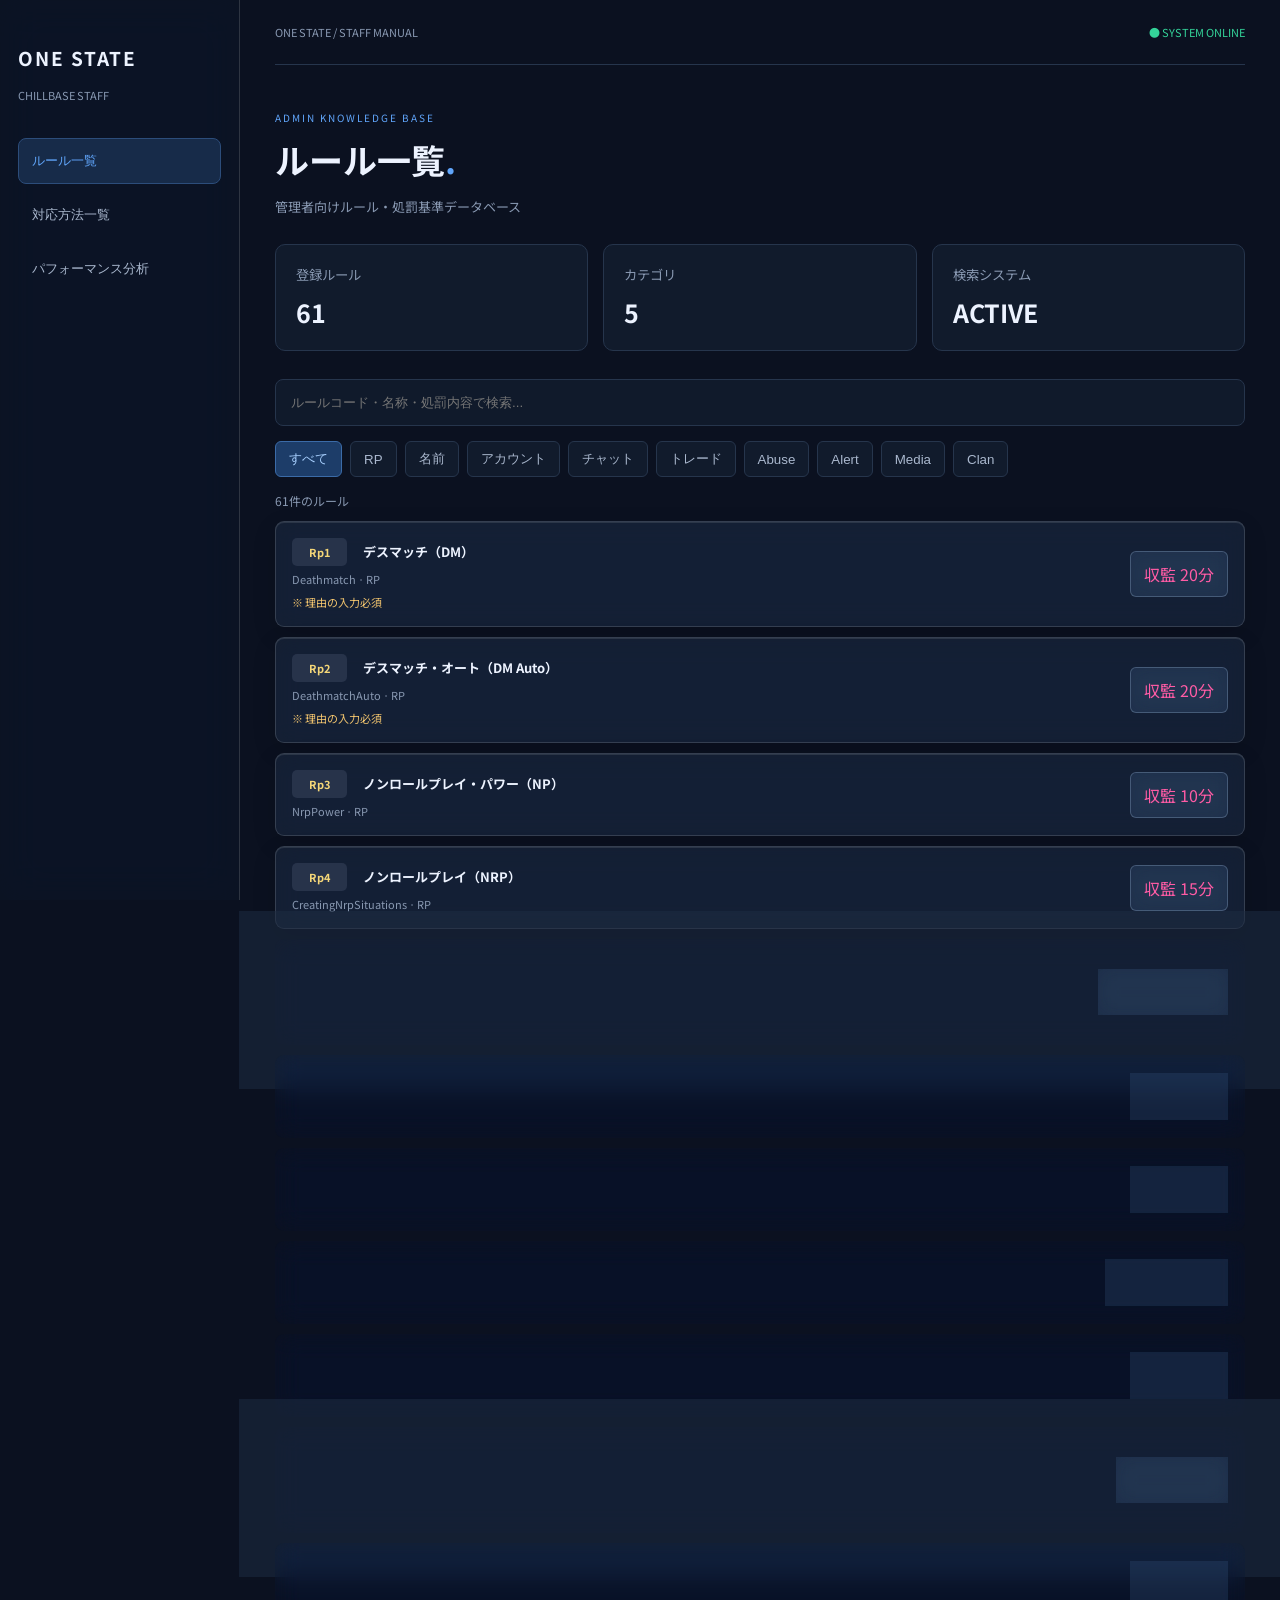
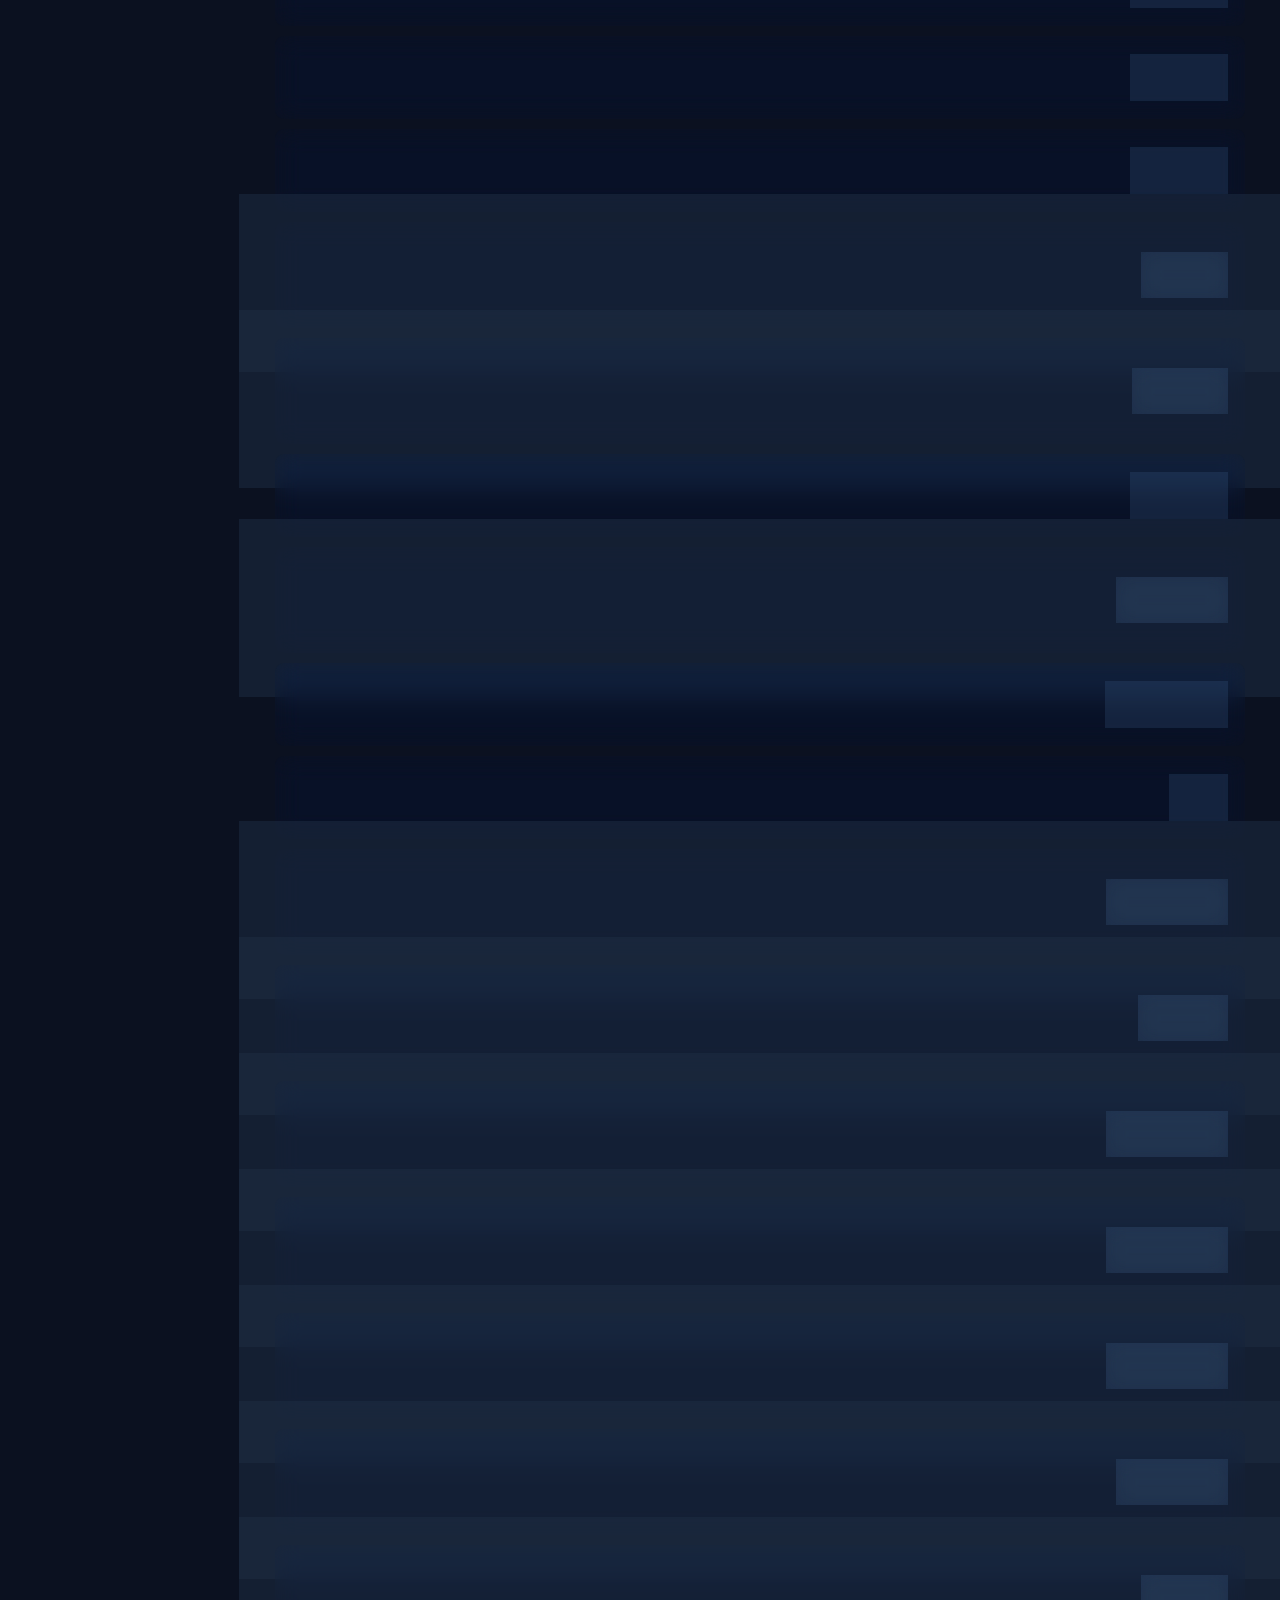
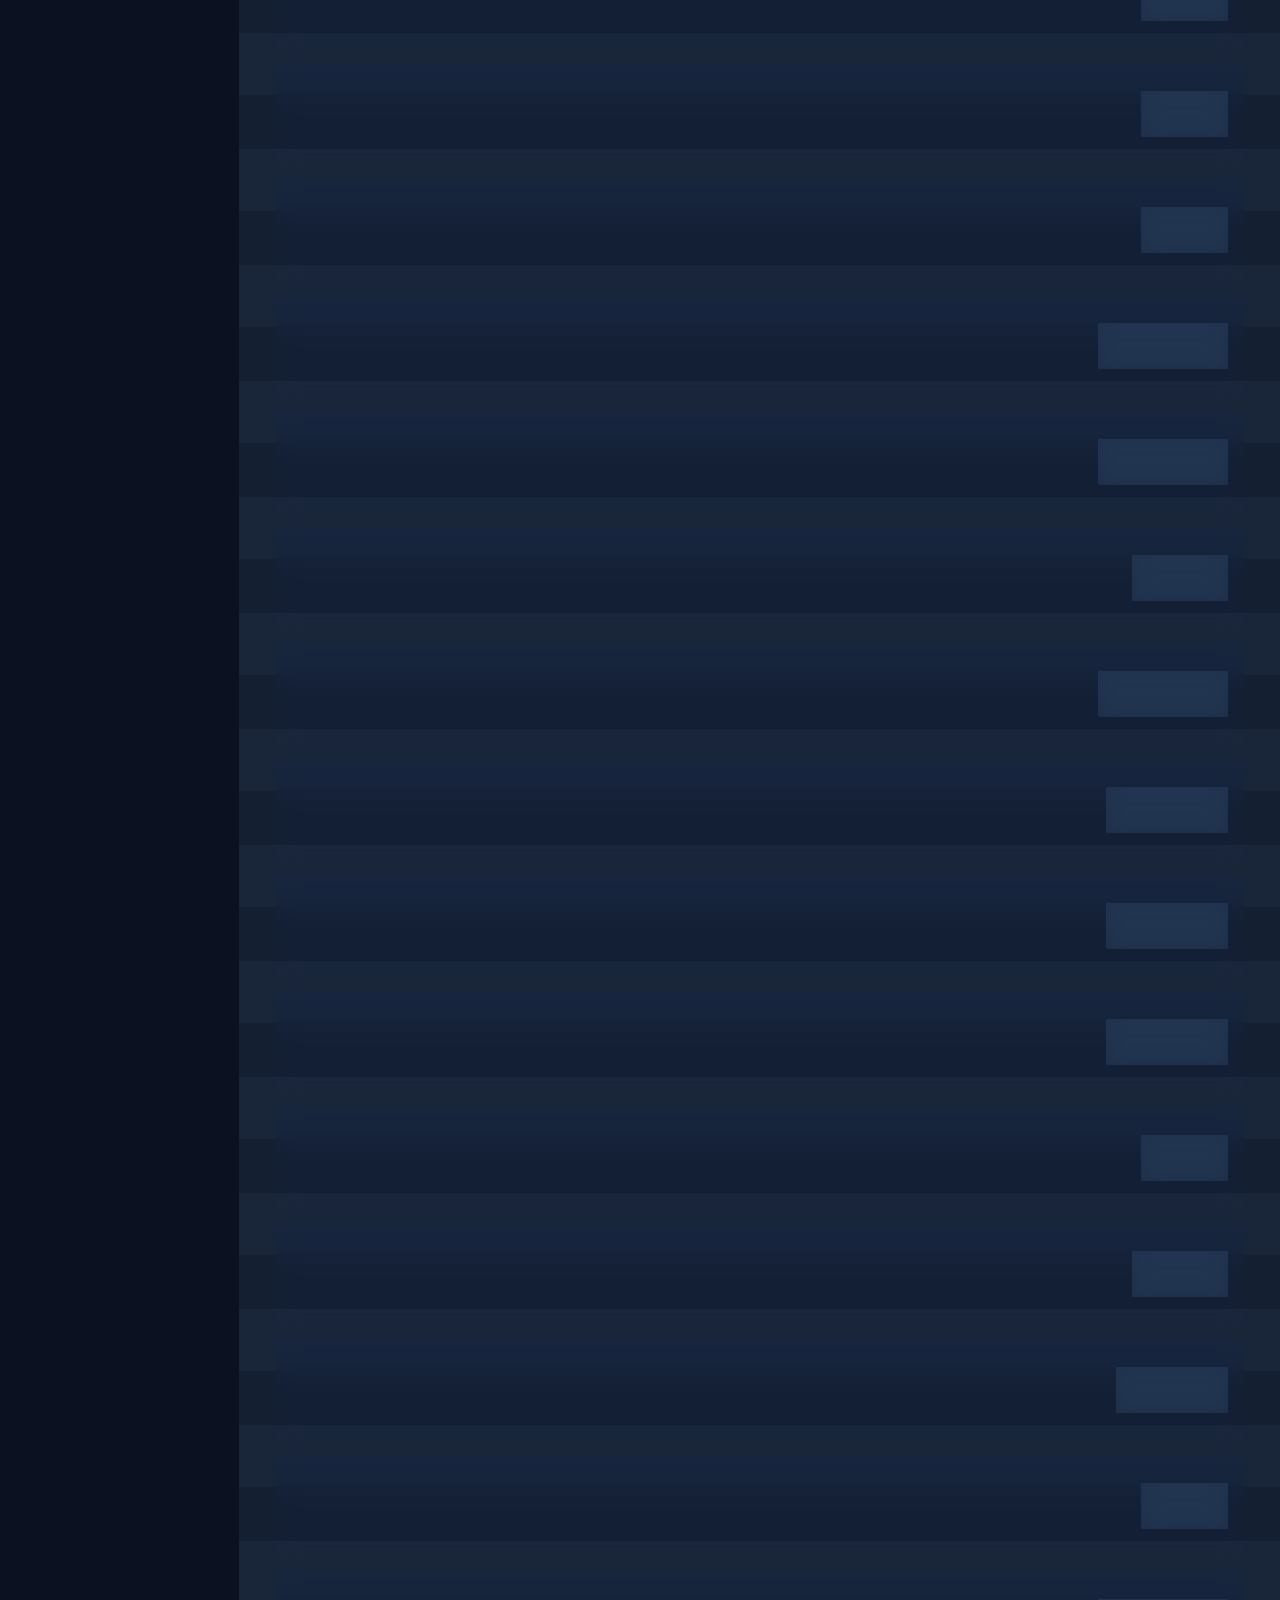
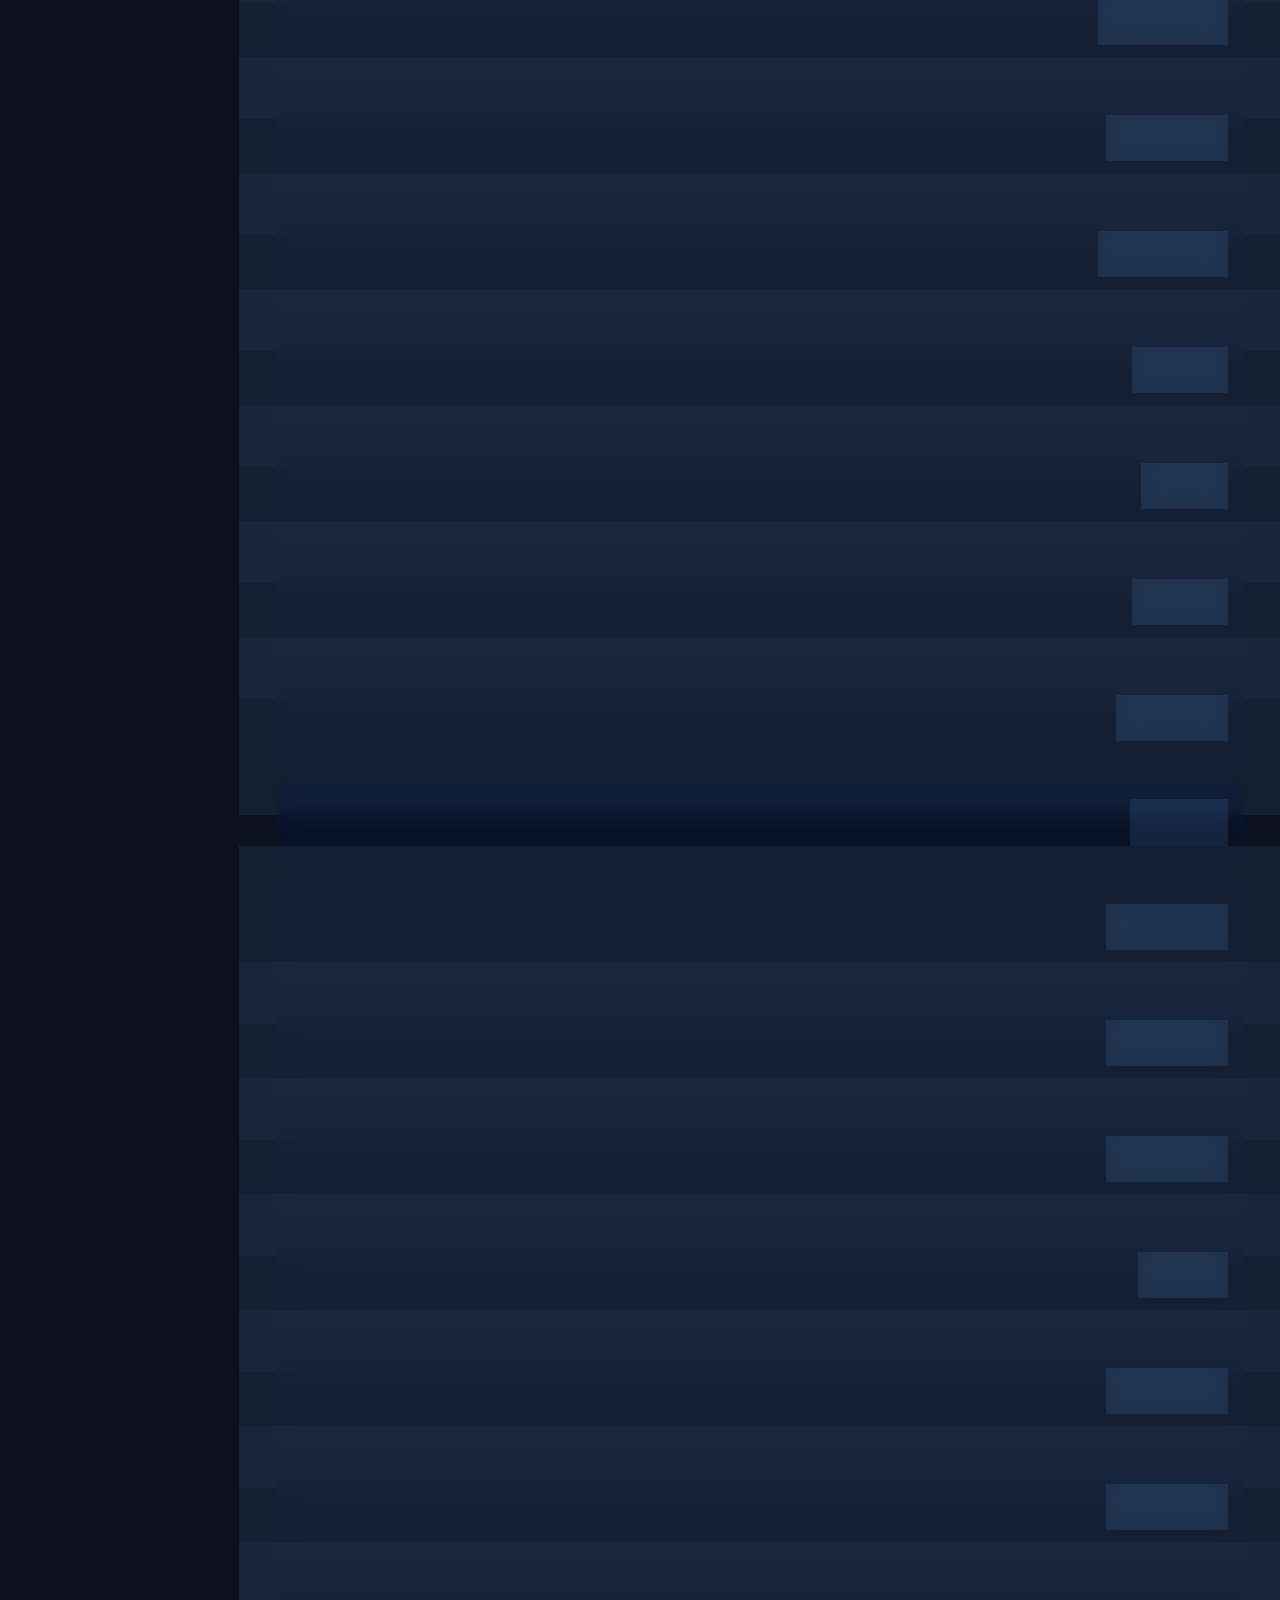
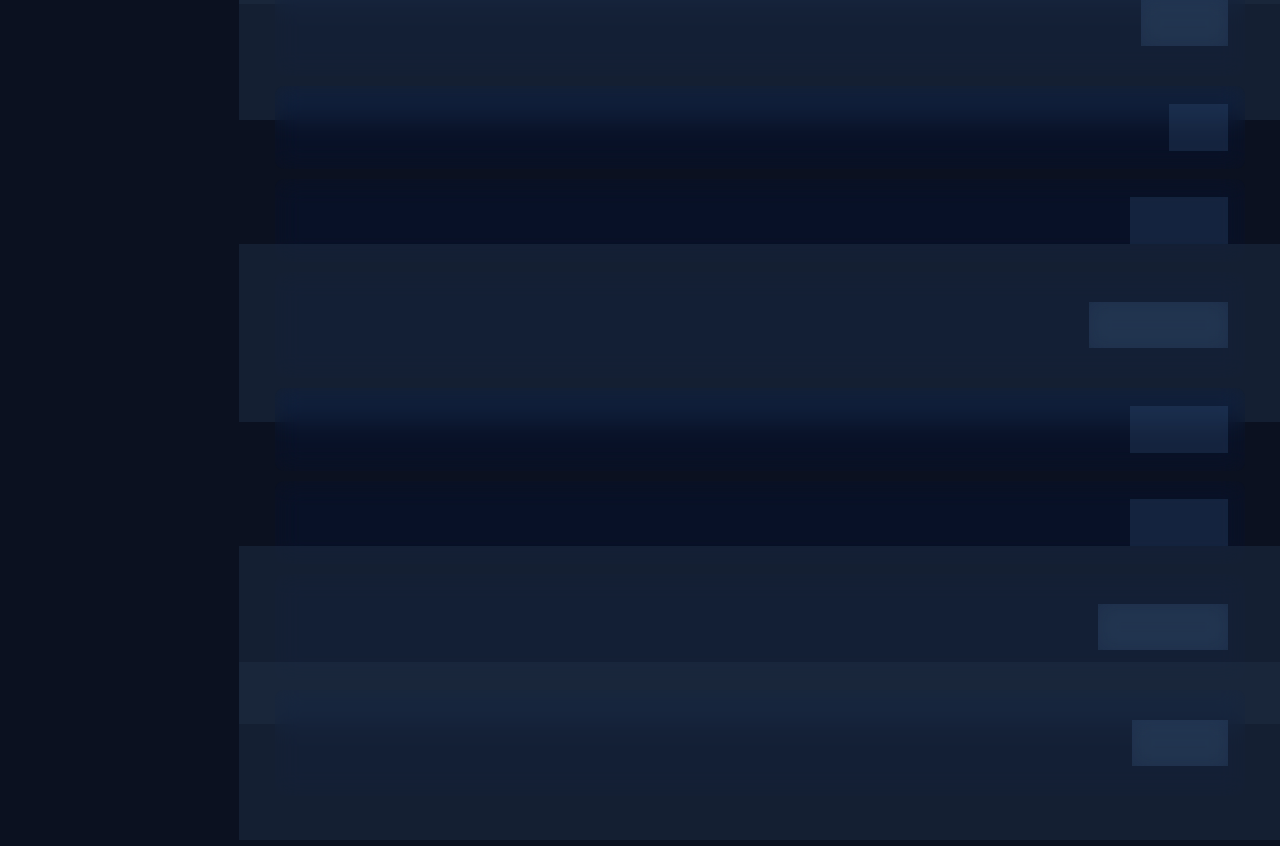
<file: index.html>
<!DOCTYPE html>
<html lang="ja">
<head>
  <meta charset="UTF-8">
  <meta name="viewport" content="width=device-width, initial-scale=1.0">
  <title>ONE STATE | Staff Manual</title>
  <link rel="stylesheet" href="style.css">
</head>
<body>
<aside class="sidebar">
  <h2>ONE STATE</h2>
  <p class="subtitle">CHILLBASE STAFF</p>

  <button class="nav active" data-page="rules">ルール一覧</button>
  <button class="nav" data-page="guide">対応方法一覧</button>

  <button class="nav" onclick="location.href='analytics.html'">
    パフォーマンス分析
  </button>
</aside>

  <main>
    <header>
      <span>ONE STATE / STAFF MANUAL</span>
      <span class="status">● SYSTEM ONLINE</span>
    </header>

    <section id="rules">
      <p class="eyebrow">ADMIN KNOWLEDGE BASE</p>
      <h1>ルール一覧<span>.</span></h1>
      <p class="description">管理者向けルール・処罰基準データベース</p>

      <div class="stats">
        <div class="stat">
          <small>登録ルール</small>
          <strong id="total">59</strong>
        </div>
        <div class="stat">
          <small>カテゴリ</small>
          <strong>5</strong>
        </div>
        <div class="stat">
          <small>検索システム</small>
          <strong>ACTIVE</strong>
        </div>
      </div>

      <input id="search" type="text"
        placeholder="ルールコード・名称・処罰内容で検索...">

      <div class="filters">
        <button data-category="all" class="selected">すべて</button>
        <button data-category="RP">RP</button>
        <button data-category="Name">名前</button>
        <button data-category="Account">アカウント</button>
        <button data-category="Chat">チャット</button>
        <button data-category="TradeChat">トレード</button>
        <button data-category="Abuse">Abuse</button>
        <button data-category="Alert">Alert</button>
        <button data-category="Media">Media</button>
        <button data-category="Clan">Clan</button>
      </div>

      <p id="result-count"></p>
      <div id="rule-list"></div>
    </section>


    <section id="guide" hidden>
      <p class="eyebrow">ADMIN PROCEDURES</p>
      <h1>対応方法一覧<span>.</span></h1>
      <p class="description">
        管理者向けの対応手順・処罰方法・記録方法
      </p>

      <div class="guide-list">
  
  <article class="guide-card">
  <h2>1. Admin Levelごとの処罰権限について</h2>

  <div class="guide-content">
    <h3>■ 基本原則</h3>
    <p>管理者は、自分に割り当てられたAdmin Levelで許可されている範囲内の処罰のみ実行できます。</p>

    <h3>■ 権限が不足している場合</h3>
    <p>自分のAdmin Levelでは対応できない処罰が必要な場合は、所定の手順でBAN申請を行ってください。</p>

    <h3>■ 永久BANについて</h3>
    <p>Version 1.3以降、Moderatorは永久BANを実行できません。永久BANが必要な場合は、Senior Staffへ申請・相談してください。</p>

    <h3>■ 注意事項</h3>
    <ul>
      <li>自分のAdmin Levelで許可されていない処罰は実行しない。</li>
      <li>判断に迷った場合は、独断で処罰せずSenior Staffへ確認する。</li>
      <li>権限を超える処罰が必要な場合は、所定の申請・報告手順に従う。</li>
    </ul>

    <p><strong>重要：自分の権限範囲を守り、適切な手順で処罰を実行してください。</strong></p>
  </div>
</article>
          </div>
        </article>


<article class="guide-card">
  <h2>2. 投獄・ミュート処罰について</h2>

  <div class="guide-content">
    <h3>■ ① Admin Panelを使用した投獄</h3>
    <p>Admin Panelから違反内容を選択し、処罰を実行します。</p>
    <ol>
      <li>対象プレイヤーを選択する。</li>
      <li>該当する違反コードを選択する。</li>
      <li>理由が正しく設定されていることを確認する。</li>
      <li>設定された処罰時間を確認し、処罰を実行する。</li>
    </ol>
    <p><strong>例：</strong> RP1（Deathmatch）の場合、理由に「RP1」が設定されていることを確認してから処罰を実行します。</p>

    <h3>■ ② Freecamを使用した投獄</h3>
    <p>Freecamを使用する場合は、投獄時間と理由を手動で設定できます。複数の違反コードを適用する場合も、理由が正確に伝わるように記載してください。</p>
    <p><strong>コマンド形式</strong></p>
    <p><code>/jail &lt;ID&gt; &lt;投獄時間&gt; &lt;理由&gt;</code></p>
    <p><strong>実行例</strong></p>
    <p><code>/jail 12345 20 RP1</code></p>
    <p>上記は、ID「12345」のプレイヤーを20分間、理由「RP1」で投獄する例です。対象ID・時間・理由に誤りがないことを確認してから実行してください。</p>


  </div>
</article>



          </div>
        </article>

        <article class="guide-card">
          <h2>. ミュート処罰について</h2>
          <div class="guide-content">
    <h3>■ ① 通常のミュート</h3>
    <p>通常のミュートは、ボイスチャットを対象とした処罰です。テキストチャットの発言を制限する場合は、チャンネルミュートを使用してください。</p>

    <h3>■ ② チャンネルミュート（Channel Mute）</h3>
    <p>チャンネルミュートは、特定のテキストチャットチャンネルでの発言を制限するために使用します。複数のチャンネルを対象にすることもできます。</p>
    <p>対象となるチャンネルは以下のとおりです。</p>
    <ul>
      <li>System</li>
      <li>World</li>
      <li>Faction</li>
      <li>Interns</li>
      <li>AllFactions</li>
      <li>Clan</li>
      <li>Recruitment</li>
      <li>Trade</li>
      <li>Sms</li>
    </ul>
    <p>処罰を実行する際は、違反内容に応じて必要なチャンネルのみを選択してください。不必要なチャンネルまで制限しないよう注意してください。</p>

    <h3>■ ③ チャンネルミュートの記録</h3>
    <p><strong>チャンネルミュートはシステムログに記録されません。</strong></p>
    <p>そのため、処罰を実行する前に、以下の情報が確認できる画面のスクリーンショットを撮影し、指定された記録用チャンネルへ提出してください。</p>
    <ul>
      <li>対象プレイヤー</li>
      <li>ミュート対象のチャンネル</li>
      <li>処罰理由</li>
      <li>処罰時間</li>
    </ul>
    <p>記録が残らない処罰だからこそ、証拠の保存と報告を確実に行ってください。</p>

    <h3>■ 注意事項</h3>
    <ul>
      <li>処罰対象のプレイヤーIDを必ず確認する。</li>
      <li>違反内容に適した理由・処罰時間を設定する。</li>
      <li>通常のミュートとチャンネルミュートを混同しない。</li>
      <li>チャンネルミュートでは、実行前のスクリーンショット撮影と提出を忘れない。</li>
      <li>判断に迷った場合は、独断で処罰せずSenior Staffへ確認する。</li>
    </ul>

    <p><strong>重要：適切な処罰を実行するとともに、必要な記録を確実に残してください。</strong></p>
          </div>
        </article>
        
 
<article class="guide-card">
  <h2>4. Gun Ban（武器使用禁止）について</h2>

  <div class="guide-content">
    <h3>■ ① Gun Banの概要</h3>
    <p>Gun Banは、指定した時間、対象プレイヤーの武器使用を禁止する処罰です。</p>
    <p>Version 1.3以降、Gun BanはAdmin Levelに関係なく、すべての管理者が使用できます。ただし、使用可能であることと、独断で処罰を決定してよいことは別です。必ず違反内容と最新の運用ルールを確認してください。</p>

    <h3>■ ② Gun Banの使用例</h3>
    <p>違反内容に応じて、投獄（Jail）またはGun Banを使用します。</p>

    <table>
      <thead>
        <tr>
          <th>違反コード</th>
          <th>投獄（Jail）の例</th>
          <th>Gun Banの例</th>
        </tr>
      </thead>
      <tbody>
        <tr><td>RP2</td><td>20分</td><td>20分</td></tr>
        <tr><td>RP11</td><td>30〜60分</td><td>60分</td></tr>
        <tr><td>CLAN5</td><td>30分</td><td>30分</td></tr>
        <tr><td>CLAN5.1</td><td>90分</td><td>90分</td></tr>
        <tr><td>CLAN5.2</td><td>90分</td><td>30分</td></tr>
      </tbody>
    </table>

    <p>※ 上記は処罰の運用例です。実際の処罰では、最新のルール・チーム方針を優先してください。</p>

    <h3>■ ③ チーターが疑われる場合の暫定対応</h3>
    <p>チート使用が疑われるプレイヤーに対して、被害拡大を防ぐため、正式な処罰が決定するまで暫定的にGun Banを適用する場合があります。</p>

    <p><strong>設定例</strong></p>
    <ul>
      <li>理由：<code>ALERT3</code></li>
      <li>時間：<code>1440</code>（24時間）</li>
    </ul>

    <p>ただし、これは暫定的な対応であり、正式なALERT3の処罰を実行したことにはなりません。</p>
    <p>暫定対応を行った場合は、証拠を保存し、Senior Staffへ情報を共有してください。また、Gun Banを適用したことだけを理由に、ALERT3の対応を完了扱いにしないでください。</p>

    <h3>■ ④ 注意事項</h3>
    <ul>
      <li>Gun Banの使用前に、違反内容と適用時間を確認する。</li>
      <li>最新のルールおよびチーム方針を優先する。</li>
      <li>曖昧な疑いだけを根拠にGun Banを適用しない。</li>
      <li>チーターが疑われる場合は、証拠を保存し、Senior Staffへ共有する。</li>
      <li>暫定対応と正式な処罰を混同しない。</li>
      <li>処罰の実施内容を適切に記録する。</li>
    </ul>

    <p><strong>重要：Gun Banは適切な状況で使用し、証拠の保存・情報共有・処罰記録を徹底してください。</strong></p>
  </div>
</article>

          </div>
        </article>


<article class="guide-card">
  <h2>5. チャット表示・システムログの記録について</h2>

  <div class="guide-content">
    <h3>■ ① チャットの全文表示について</h3>
    <p>Version 1.3以降、チャットの文章が長い場合、末尾が「...」と表示されることがあります。</p>
    <p>文章の一部しか表示されていない場合は、該当するチャンネルを開いて全文を確認してください。表示されている部分だけで判断せず、発言の内容を正確に把握することが重要です。</p>

    <h3>■ ② システムログのスクリーンショット</h3>
    <p>処罰を実行した際は、システムログのスクリーンショットを撮影し、必要な情報がすべて確認できる状態で記録してください。</p>
    <p>スクリーンショットには、以下の情報が含まれていることを確認してください。</p>
    <ul>
      <li>対象プレイヤー</li>
      <li>処罰理由</li>
      <li>処罰時間</li>
      <li>実行された処罰内容</li>
    </ul>
    <p>情報が途中で切れていないか確認し、後から処罰内容を確認できるように保存してください。</p>

    <h3>■ ③ チャット削除機能について</h3>
    <p>Admin Level 1には、Trade Chatやその他のチャンネルのチャットを削除する機能があります。</p>
    <p>ただし、現在のチーム方針では、Admin Level 1によるチャット削除の使用は禁止されています。</p>
    <p>チャットの削除が必要な場合は、自分で操作せず、Moderator以上の管理者またはSenior Staffへ情報を共有し、対応を依頼してください。</p>

    <h3>■ 注意事項</h3>
    <ul>
      <li>「...」で省略されたチャットは、該当チャンネルを開いて全文を確認する。</li>
      <li>処罰の記録は、対象プレイヤー・理由・時間・処罰内容が確認できる状態で保存する。</li>
      <li>スクリーンショットの情報が途中で切れていないか確認する。</li>
      <li>Admin Level 1は、チーム方針に従いチャット削除を行わない。</li>
      <li>チャット削除が必要な場合は、Moderator以上の管理者またはSenior Staffへ相談する。</li>
    </ul>

    <p><strong>重要：チャットの内容を正確に確認し、処罰記録を適切に保存してください。</strong></p>
  </div>
</article>



<article class="guide-card">
  <h2>6. 最後に</h2>

  <div class="guide-content">
    <h3>■ マニュアルの更新について</h3>
    <p>このマニュアルは、ゲームのアップデートやチーム方針の変更に伴い、内容が変更される場合があります。</p>
    <p>変更があった場合はチーム内で共有されるため、常に最新のマニュアルと運用ルールを確認してください。</p>

    <h3>■ 判断に迷った場合</h3>
    <p>対応方法や処罰の判断に迷った場合は、独断で対応せず、Senior Staffへ確認してください。</p>
    <p>自分の判断だけで処罰を実行するのではなく、チーム内で情報を共有し、適切な対応を行うことが重要です。</p>

    <h3>■ 質問・相談について</h3>
    <p>マニュアルに記載されていない内容や、対応方法が分からない場合は、遠慮せずSenior Staffへ質問してください。</p>
    <p>小さな疑問でも、確認することで誤った対応やトラブルを防ぐことにつながります。</p>

    <p><strong>重要：最新のルールを確認し、チーム内で連携しながら、責任を持って管理者業務に取り組んでください。</strong></p>
  </div>
</article>

      </div>
    </section>


  </main>

  <script src="script.js"></script>

</body>

</html>
</file>
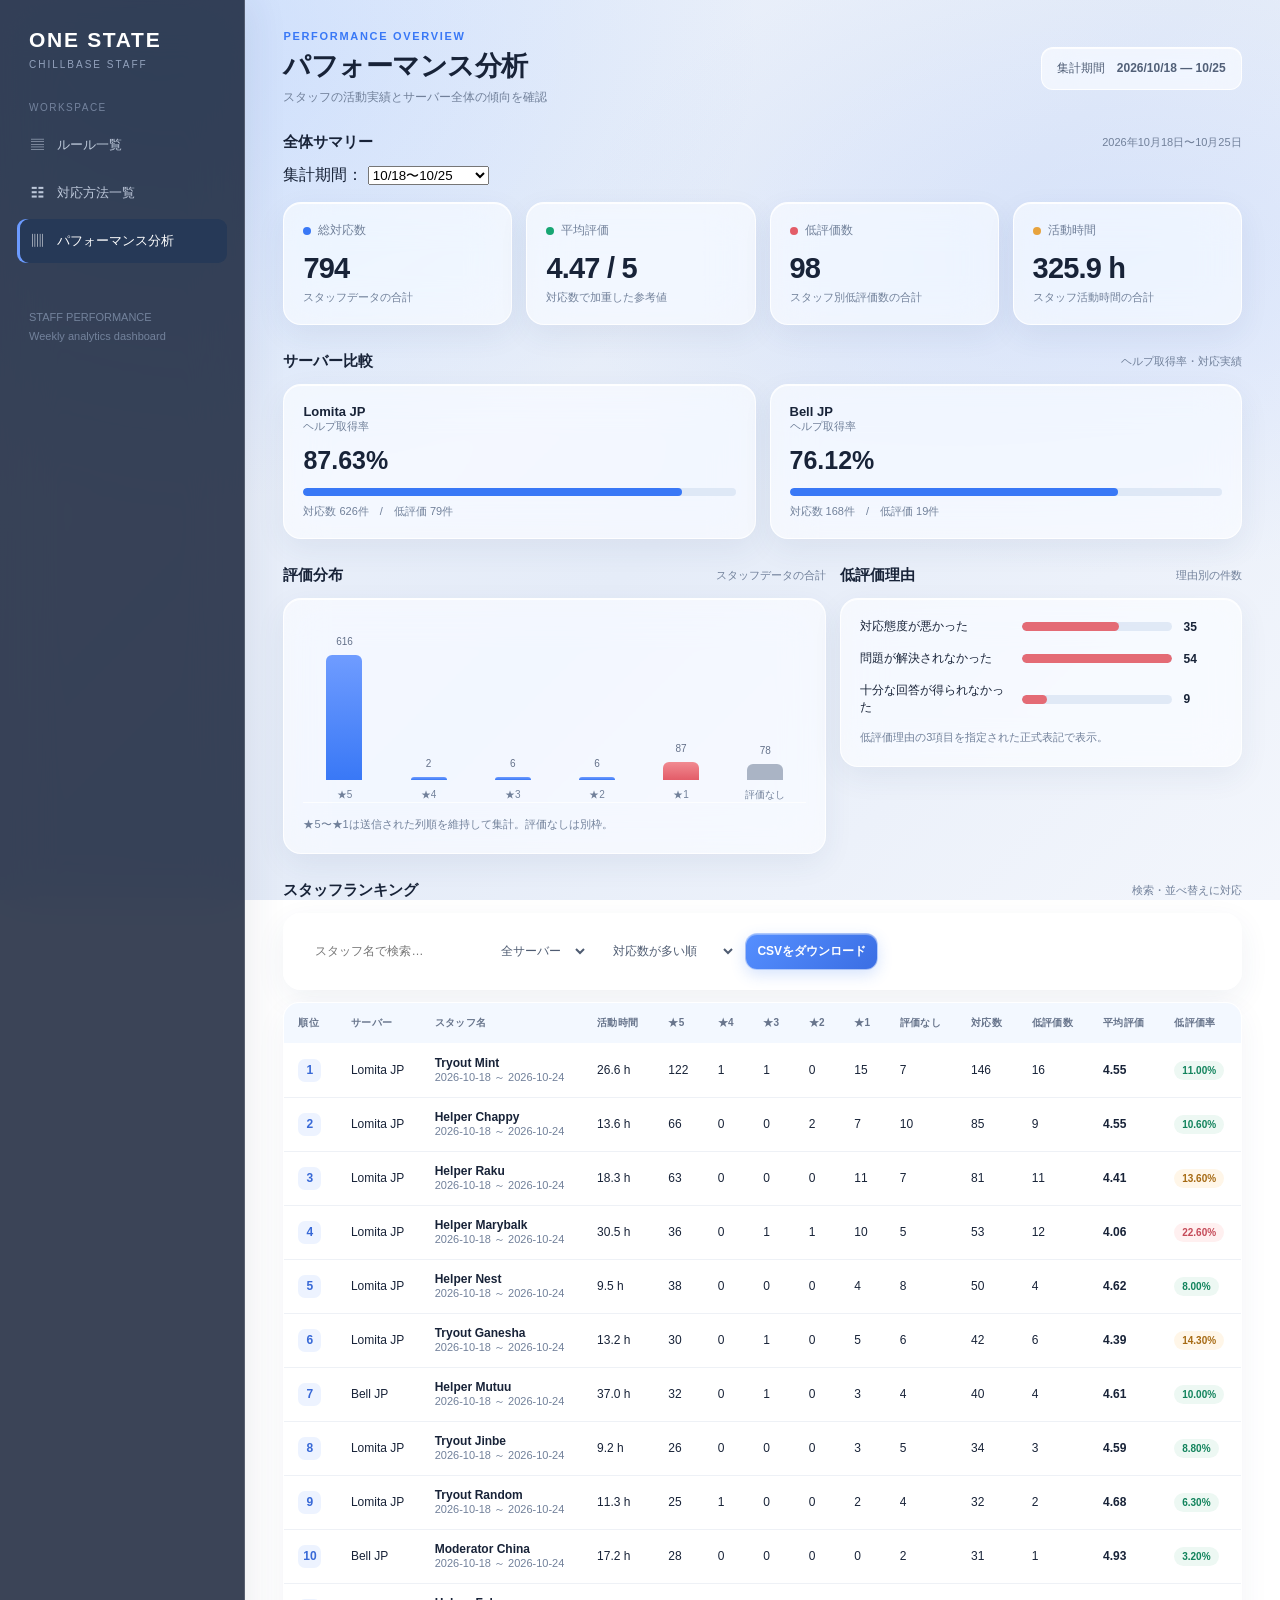
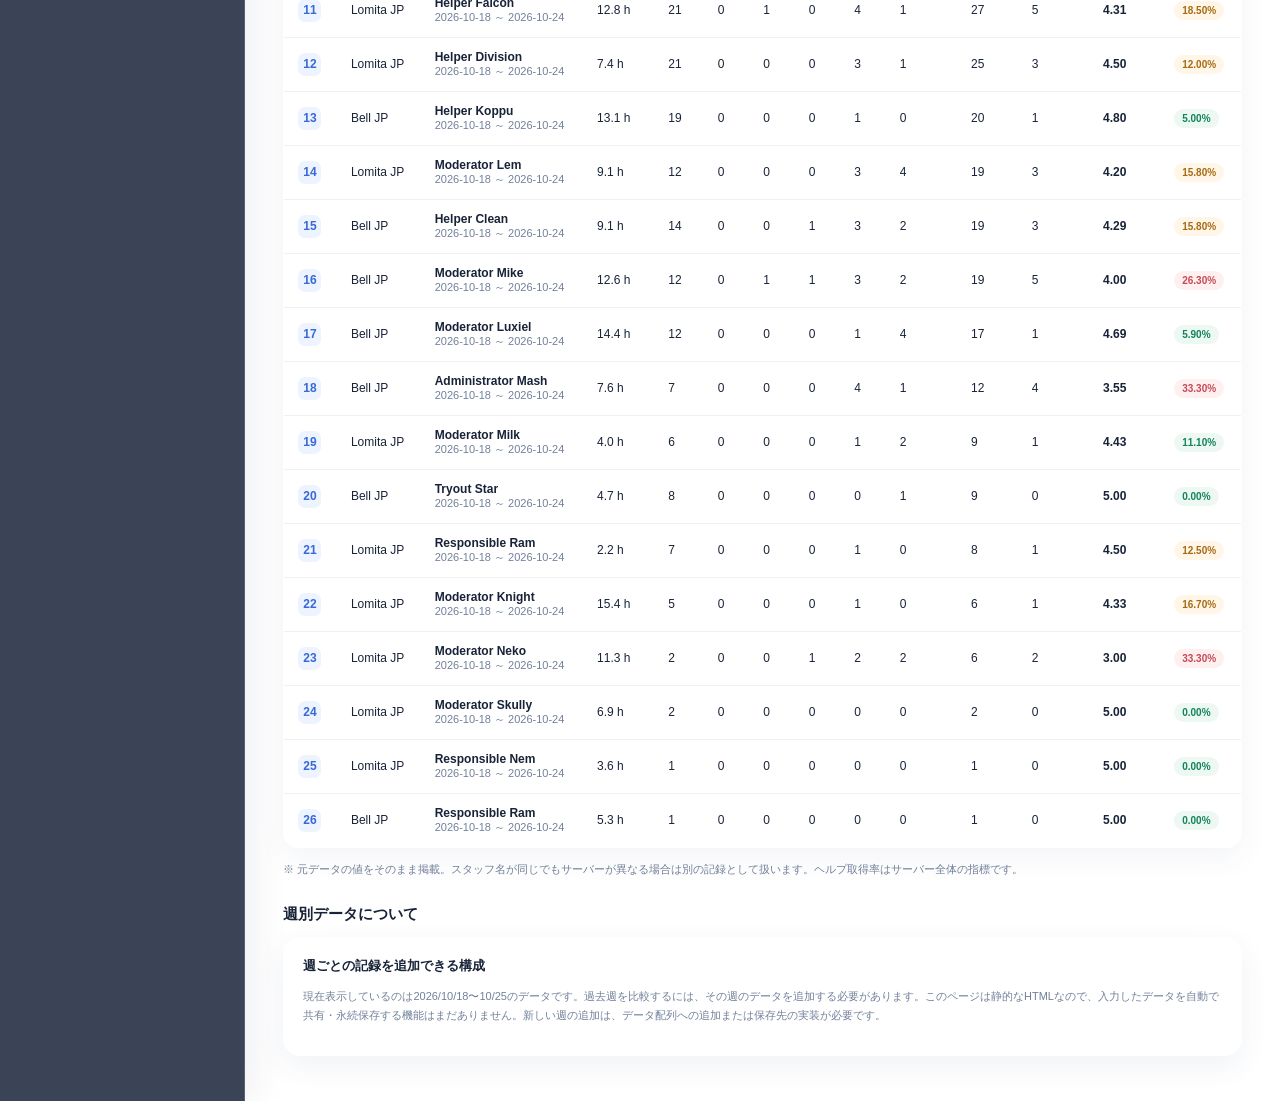
<file: analytics.html>
<!DOCTYPE html>
<html lang="ja">
<head>
<meta charset="UTF-8">
<meta name="viewport" content="width=device-width, initial-scale=1">
<title>ONE STATE | パフォーマンス分析</title>
<style>
:root{--navy:#101b33;--navy2:#192845;--blue:#3978f6;--bg:#f3f6fb;--card:#fff;--text:#182338;--muted:#77839a;--line:#e6ebf3;--green:#17a673;--red:#e35c68;--amber:#e7a33e}
*{box-sizing:border-box}body{margin:0;font-family:Inter,-apple-system,BlinkMacSystemFont,"Segoe UI","Noto Sans JP",sans-serif;background:var(--bg);color:var(--text)}
.app{display:flex;min-height:100vh}.sidebar{width:245px;background:var(--navy);color:#fff;padding:28px 17px;flex-shrink:0}.brand{font-size:21px;font-weight:850;letter-spacing:1.7px;padding:0 12px}.subtitle{font-size:10px;letter-spacing:2px;color:#93a2bd;margin:7px 12px 32px}.navlabel{font-size:10px;letter-spacing:1.5px;color:#74839e;margin:25px 12px 10px}.nav{display:block;width:100%;text-align:left;border:0;background:transparent;color:#bdc8da;padding:13px 14px;border-radius:9px;margin:4px 0;font-size:13px;cursor:pointer}.nav:hover,.nav.active{background:#263957;color:#fff}.nav.active{box-shadow:inset 3px 0 #6c9bff}.sidebar-foot{font-size:11px;color:#73829c;margin:45px 12px 0;line-height:1.7}
.main{flex:1;min-width:0;padding:30px clamp(18px,3vw,42px) 45px}.topline{display:flex;justify-content:space-between;gap:16px;align-items:center;margin-bottom:25px}.eyebrow{font-size:11px;letter-spacing:1.7px;color:var(--blue);font-weight:750}.h1{font-size:27px;letter-spacing:-.5px;margin:6px 0 5px}.lead{font-size:12px;color:var(--muted)}.period{background:#fff;border:1px solid var(--line);border-radius:10px;padding:10px 13px;font-size:12px;color:#526078;white-space:nowrap}
.section-title{font-size:15px;font-weight:800;margin:27px 0 13px;display:flex;justify-content:space-between;align-items:center;gap:12px}.section-title small{font-size:11px;color:var(--muted);font-weight:500}.grid{display:grid;gap:14px}.kpis{grid-template-columns:repeat(4,minmax(0,1fr))}.card{background:var(--card);border:1px solid var(--line);border-radius:14px;padding:19px;box-shadow:0 3px 12px rgba(24,43,78,.025);min-width:0}.kpi-label{font-size:12px;color:var(--muted);display:flex;align-items:center;gap:7px}.dot{width:8px;height:8px;border-radius:50%;background:var(--blue)}.kpi-value{font-size:29px;font-weight:800;letter-spacing:-.8px;margin:13px 0 5px}.kpi-note{font-size:11px;color:var(--muted)}.twocol{grid-template-columns:1.15fr .85fr}.servercards{grid-template-columns:repeat(2,minmax(0,1fr))}.server-name{font-size:13px;font-weight:800}.server-rate{font-size:25px;font-weight:800;margin:12px 0 5px}.bar{height:8px;border-radius:20px;background:#edf1f7;overflow:hidden;margin:13px 0 8px}.bar>span{display:block;height:100%;border-radius:20px;background:var(--blue)}.smallmuted{font-size:11px;color:var(--muted)}.chart{display:flex;align-items:flex-end;gap:12px;height:185px;padding:18px 5px 0;border-bottom:1px solid var(--line)}.barcol{flex:1;min-width:0;display:flex;flex-direction:column;align-items:center;justify-content:flex-end;height:100%;gap:8px}.barvalue{font-size:10px;color:#64718a}.chartbar{width:min(36px,70%);min-height:3px;border-radius:6px 6px 0 0;background:linear-gradient(180deg,#6f9cff,#3978f6)}.barlabel{font-size:10px;color:var(--muted);white-space:nowrap}.tablewrap{overflow:auto;border:1px solid var(--line);border-radius:12px;background:#fff}table{border-collapse:collapse;width:100%;font-size:12px;white-space:nowrap}th{background:#f8faff;color:#68758c;font-size:10px;text-align:left;letter-spacing:.3px;padding:13px 14px;font-weight:750;border-bottom:1px solid var(--line)}td{padding:12px 14px;border-bottom:1px solid #eef1f6}tbody tr:last-child td{border-bottom:0}tbody tr:hover{background:#f8faff}.rank{display:inline-grid;place-items:center;width:23px;height:23px;border-radius:7px;background:#edf3ff;color:#3869d7;font-weight:800}.pill{display:inline-block;border-radius:20px;padding:4px 8px;font-size:10px;font-weight:700;background:#edf8f3;color:#12835c}.pill.warn{background:#fff0f0;color:#c54a58}.pill.mid{background:#fff6e8;color:#a66a13}.toolbar{display:flex;gap:8px;flex-wrap:wrap}.control,button.action{border:1px solid var(--line);background:#fff;border-radius:8px;padding:9px 11px;font-size:12px;color:#4f5c72}button.action{cursor:pointer;font-weight:700}.action.primary{background:var(--blue);color:#fff;border-color:var(--blue)}.reason-list{display:grid;gap:15px}.reason-row{display:grid;grid-template-columns:minmax(150px,1fr) 2fr 38px;gap:12px;align-items:center;font-size:12px}.reason-track{height:9px;background:#edf1f7;border-radius:20px;overflow:hidden}.reason-track span{display:block;height:100%;background:#e46b75;border-radius:20px}.note{font-size:11px;color:var(--muted);line-height:1.7;margin-top:12px}.empty{padding:25px;text-align:center;color:var(--muted)}.hidden{display:none!important}
@media(max-width:1050px){.kpis{grid-template-columns:repeat(2,minmax(0,1fr))}.twocol{grid-template-columns:1fr}.sidebar{width:210px}}
@media(max-width:700px){.app{display:block}.sidebar{width:100%;padding:18px 14px}.brand{font-size:18px}.subtitle{margin-bottom:14px}.sidebar nav{display:flex;gap:5px;overflow:auto}.navlabel,.sidebar-foot{display:none}.nav{white-space:nowrap;width:auto;flex:1;padding:10px 9px;font-size:11px}.main{padding:22px 13px}.topline{align-items:flex-start;flex-direction:column}.h1{font-size:23px}.kpis{gap:9px}.card{padding:14px}.kpi-value{font-size:24px}.servercards{grid-template-columns:1fr 1fr}.reason-row{grid-template-columns:1fr 1fr 30px;gap:7px}.reason-row span:first-child{font-size:10px}}

/* ===== Liquid Glass appearance ===== */

:root {
  --bg: #eaf0fa;
  --card: rgba(255, 255, 255, 0.62);
  --line: rgba(255, 255, 255, 0.78);
  --text: #182338;
  --muted: #71809a;
}

/* 背景に柔らかな光を追加 */
body {
  background:
    radial-gradient(ellipse at 12% 5%, rgba(128, 176, 255, 0.30), transparent 38%),
    radial-gradient(ellipse at 88% 28%, rgba(172, 198, 255, 0.28), transparent 35%),
    linear-gradient(135deg, #eef3fc, #e5ecf8 55%, #f3f6fc);
  background-attachment: fixed;
}

/* サイドバーを半透明ガラスに */
.sidebar {
  background: rgba(16, 27, 51, 0.82);
  -webkit-backdrop-filter: blur(24px) saturate(160%);
  backdrop-filter: blur(24px) saturate(160%);
  border-right: 1px solid rgba(255, 255, 255, 0.16);
  box-shadow: 8px 0 35px rgba(33, 55, 95, 0.08);
}

/* KPI・グラフ・サーバーカード */
.card {
  background: rgba(255, 255, 255, 0.58);
  -webkit-backdrop-filter: blur(20px) saturate(155%);
  backdrop-filter: blur(20px) saturate(155%);
  border: 1px solid rgba(255, 255, 255, 0.85);
  border-radius: 18px;
  box-shadow:
    inset 0 1px 0 rgba(255, 255, 255, 0.9),
    0 10px 30px rgba(43, 68, 112, 0.07);
  transition: transform 0.22s ease, box-shadow 0.22s ease;
}

.card:hover {
  box-shadow:
    inset 0 1px 0 rgba(255, 255, 255, 0.95),
    0 14px 34px rgba(43, 68, 112, 0.11);
}

/* 期間選択・検索・並べ替え */
.period,
.control,
button.action {
  background: rgba(255, 255, 255, 0.58);
  -webkit-backdrop-filter: blur(16px) saturate(150%);
  backdrop-filter: blur(16px) saturate(150%);
  border: 1px solid rgba(255, 255, 255, 0.88);
  border-radius: 12px;
  box-shadow: inset 0 1px 0 rgba(255, 255, 255, 0.8);
}

/* CSVボタンは青いガラス風 */
button.action.primary {
  background: linear-gradient(
    135deg,
    rgba(76, 137, 255, 0.95),
    rgba(48, 102, 226, 0.95)
  );
  border-color: rgba(255, 255, 255, 0.55);
  color: white;
  box-shadow:
    inset 0 1px 0 rgba(255, 255, 255, 0.35),
    0 5px 15px rgba(57, 120, 246, 0.20);
}

/* スタッフ表もガラスパネルに */
.tablewrap {
  background: rgba(255, 255, 255, 0.55);
  -webkit-backdrop-filter: blur(18px) saturate(145%);
  backdrop-filter: blur(18px) saturate(145%);
  border: 1px solid rgba(255, 255, 255, 0.82);
  border-radius: 16px;
  box-shadow: 0 10px 30px rgba(43, 68, 112, 0.06);
}

th {
  background: rgba(239, 245, 255, 0.72);
}

tbody tr:hover {
  background: rgba(209, 226, 255, 0.32);
}

/* グラフの背景をなじませる */
.bar {
  background: rgba(213, 224, 242, 0.68);
}

.reason-track {
  background: rgba(213, 224, 242, 0.68);
}

/* 期間表示を少し上品に */
.period {
  color: #526078;
  padding: 12px 15px;
}

/* 動きを控えめにしたい環境ではアニメーションを抑える */
@media (prefers-reduced-motion: reduce) {
  .card {
    transition: none;
  }
}
</style>
</head>
<body>
<div class="app">
<aside class="sidebar">
  <div class="brand">ONE STATE</div>
  <div class="subtitle">CHILLBASE STAFF</div>
  <div class="navlabel">WORKSPACE</div>
  <nav>
    <button class="nav" onclick="location.href='index.html'">▤　ルール一覧</button>
    <button class="nav" onclick="location.href='index.html'">☷　対応方法一覧</button>
    <button class="nav active" onclick="location.href='analytics.html'">▥　パフォーマンス分析</button>
  </nav>
  <div class="sidebar-foot">STAFF PERFORMANCE<br>Weekly analytics dashboard</div>
</aside>
<main class="main">
  <header class="topline">
    <div><div class="eyebrow">PERFORMANCE OVERVIEW</div><h1 class="h1">パフォーマンス分析</h1><div class="lead">スタッフの活動実績とサーバー全体の傾向を確認</div></div>
    <div class="period">集計期間　<strong>2026/10/18 — 10/25</strong></div>
  </header>
  <div class="section-title">全体サマリー <small>2026年10月18日〜10月25日</small></div>
  <section class="grid kpis" id="kpis"></section>
  <div class="section-title">サーバー比較 <small>ヘルプ取得率・対応実績</small></div>
  <section class="grid servercards" id="servers"></section>
  <section class="grid twocol">
    <div>
      <div class="section-title">評価分布 <small>スタッフデータの合計</small></div>
      <div class="card"><div id="ratingChart" class="chart"></div><div class="note">★5〜★1は送信された列順を維持して集計。評価なしは別枠。</div></div>
    </div>
    <div>
      <div class="section-title">低評価理由 <small>理由別の件数</small></div>
      <div class="card"><div id="reasons" class="reason-list"></div><div class="note">低評価理由の3項目を指定された正式表記で表示。</div></div>
    </div>
  </section>
  <div class="section-title">スタッフランキング <small>検索・並べ替えに対応</small></div>
  <div class="card" style="margin-bottom:12px">
    <div class="toolbar">
      <input class="control" id="search" placeholder="スタッフ名で検索…" aria-label="スタッフ名で検索">
      <select class="control" id="serverFilter" aria-label="サーバーで絞り込み"><option value="all">全サーバー</option><option>Lomita JP</option><option>Bell JP</option></select>
      <select class="control" id="sort" aria-label="並べ替え"><option value="count">対応数が多い順</option><option value="rating">平均評価が高い順</option><option value="low">低評価率が低い順</option><option value="hours">活動時間が長い順</option></select>
      <button class="action primary" id="csv">CSVをダウンロード</button>
    </div>
  </div>
  <div class="tablewrap"><table><thead><tr><th>順位</th><th>サーバー</th><th>スタッフ名</th><th>活動時間</th><th>★5</th><th>★4</th><th>★3</th><th>★2</th><th>★1</th><th>評価なし</th><th>対応数</th><th>低評価数</th><th>平均評価</th><th>低評価率</th></tr></thead><tbody id="staffRows"></tbody></table></div>
  <div class="note">※ 元データの値をそのまま掲載。スタッフ名が同じでもサーバーが異なる場合は別の記録として扱います。ヘルプ取得率はサーバー全体の指標です。</div>
  <div class="section-title">週別データについて</div>
  <div class="card">
    <div style="font-weight:750;font-size:13px">週ごとの記録を追加できる構成</div>
    <p class="note">現在表示しているのは2026/10/18〜10/25のデータです。過去週を比較するには、その週のデータを追加する必要があります。このページは静的なHTMLなので、入力したデータを自動で共有・永続保存する機能はまだありません。新しい週の追加は、データ配列への追加または保存先の実装が必要です。</p>
  </div>
</main>
</div>
<script>
const currentWeek = {
  start:"2026-10-18", end:"2026-10-24",
  helpRates:{"Lomita JP":87.63,"Bell JP":76.12},
  staff:[
    {server:"Lomita JP",name:"Tryout Mint",hours:26.6,ratings:[122,1,1,0,15],none:7,reasons:[8,7,1],count:146,low:16,avg:4.55,lowRate:11.00},
    {server:"Lomita JP",name:"Helper Chappy",hours:13.6,ratings:[66,0,0,2,7],none:10,reasons:[5,4,0],count:85,low:9,avg:4.55,lowRate:10.60},
    {server:"Lomita JP",name:"Helper Raku",hours:18.3,ratings:[63,0,0,0,11],none:7,reasons:[1,10,0],count:81,low:11,avg:4.41,lowRate:13.60},
    {server:"Lomita JP",name:"Helper Marybalk",hours:30.5,ratings:[36,0,1,1,10],none:5,reasons:[6,5,1],count:53,low:12,avg:4.06,lowRate:22.60},
    {server:"Lomita JP",name:"Helper Nest",hours:9.5,ratings:[38,0,0,0,4],none:8,reasons:[1,2,1],count:50,low:4,avg:4.62,lowRate:8.00},
    {server:"Lomita JP",name:"Tryout Ganesha",hours:13.2,ratings:[30,0,1,0,5],none:6,reasons:[2,3,1],count:42,low:6,avg:4.39,lowRate:14.30},
    {server:"Lomita JP",name:"Tryout Jinbe",hours:9.2,ratings:[26,0,0,0,3],none:5,reasons:[1,1,1],count:34,low:3,avg:4.59,lowRate:8.80},
    {server:"Lomita JP",name:"Tryout Random",hours:11.3,ratings:[25,1,0,0,2],none:4,reasons:[0,2,0],count:32,low:2,avg:4.68,lowRate:6.30},
    {server:"Lomita JP",name:"Helper Falcon",hours:12.8,ratings:[21,0,1,0,4],none:1,reasons:[1,3,1],count:27,low:5,avg:4.31,lowRate:18.50},
    {server:"Lomita JP",name:"Helper Division",hours:7.4,ratings:[21,0,0,0,3],none:1,reasons:[0,3,0],count:25,low:3,avg:4.50,lowRate:12.00},
    {server:"Lomita JP",name:"Moderator Lem",hours:9.1,ratings:[12,0,0,0,3],none:4,reasons:[1,2,0],count:19,low:3,avg:4.20,lowRate:15.80},
    {server:"Lomita JP",name:"Moderator Milk",hours:4.0,ratings:[6,0,0,0,1],none:2,reasons:[0,0,0],count:9,low:1,avg:4.43,lowRate:11.10},
    {server:"Lomita JP",name:"Responsible Ram",hours:2.2,ratings:[7,0,0,0,1],none:0,reasons:[1,0,1],count:8,low:1,avg:4.50,lowRate:12.50},
    {server:"Lomita JP",name:"Moderator Knight",hours:15.4,ratings:[5,0,0,0,1],none:0,reasons:[0,1,0],count:6,low:1,avg:4.33,lowRate:16.70},
    {server:"Lomita JP",name:"Moderator Neko",hours:11.3,ratings:[2,0,0,1,2],none:2,reasons:[1,1,0],count:6,low:2,avg:3.00,lowRate:33.30},
    {server:"Lomita JP",name:"Moderator Skully",hours:6.9,ratings:[2,0,0,0,0],none:0,reasons:[0,0,0],count:2,low:0,avg:5.00,lowRate:0.00},
    {server:"Lomita JP",name:"Responsible Nem",hours:3.6,ratings:[1,0,0,0,0],none:0,reasons:[0,0,0],count:1,low:0,avg:5.00,lowRate:0.00},
    {server:"Bell JP",name:"Helper Mutuu",hours:37.0,ratings:[32,0,1,0,3],none:4,reasons:[2,2,0],count:40,low:4,avg:4.61,lowRate:10.00},
    {server:"Bell JP",name:"Moderator China",hours:17.2,ratings:[28,0,0,0,0],none:2,reasons:[0,1,0],count:31,low:1,avg:4.93,lowRate:3.20},
    {server:"Bell JP",name:"Helper Koppu",hours:13.1,ratings:[19,0,0,0,1],none:0,reasons:[0,0,0],count:20,low:1,avg:4.80,lowRate:5.00},
    {server:"Bell JP",name:"Helper Clean",hours:9.1,ratings:[14,0,0,1,3],none:2,reasons:[1,1,1],count:19,low:3,avg:4.29,lowRate:15.80},
    {server:"Bell JP",name:"Moderator Mike",hours:12.6,ratings:[12,0,1,1,3],none:2,reasons:[3,2,0],count:19,low:5,avg:4.00,lowRate:26.30},
    {server:"Bell JP",name:"Moderator Luxiel",hours:14.4,ratings:[12,0,0,0,1],none:4,reasons:[1,0,0],count:17,low:1,avg:4.69,lowRate:5.90},
    {server:"Bell JP",name:"Administrator Mash",hours:7.6,ratings:[7,0,0,0,4],none:1,reasons:[0,4,0],count:12,low:4,avg:3.55,lowRate:33.30},
    {server:"Bell JP",name:"Tryout Star",hours:4.7,ratings:[8,0,0,0,0],none:1,reasons:[0,0,0],count:9,low:0,avg:5.00,lowRate:0.00},
    {server:"Bell JP",name:"Responsible Ram",hours:5.3,ratings:[1,0,0,0,0],none:0,reasons:[0,0,1],count:1,low:0,avg:5.00,lowRate:0.00}
  ]
};

const previousWeek = {
  start: "2026-10-11",
  end: "2026-10-17",
  helpRates: {"Lomita JP":87.71,"Bell JP":75.56},
  staff: [
    // Lomita JP
    {server:"Lomita JP",name:"Helper Chappy",hours:16.5,ratings:[78,0,0,1,2],none:13,reasons:[2,1,0],count:94,low:3,avg:4.86,lowRate:3.19},
    {server:"Lomita JP",name:"Helper Division",hours:1.4,ratings:[1,0,1,0,0],none:1,reasons:[0,1,0],count:3,low:1,avg:4.00,lowRate:33.33},
    {server:"Lomita JP",name:"Helper Falcon",hours:15.1,ratings:[4,0,0,0,2],none:0,reasons:[1,1,0],count:6,low:2,avg:3.67,lowRate:33.33},
    {server:"Lomita JP",name:"Helper Marybalk",hours:24.2,ratings:[30,0,0,1,11],none:6,reasons:[4,6,2],count:48,low:12,avg:3.88,lowRate:25.00},
    {server:"Lomita JP",name:"Helper Nest",hours:21.7,ratings:[53,0,1,0,3],none:9,reasons:[3,1,0],count:66,low:4,avg:4.75,lowRate:6.06},
    {server:"Lomita JP",name:"Helper Raku",hours:22.6,ratings:[59,0,0,1,6],none:8,reasons:[3,3,1],count:74,low:7,avg:4.59,lowRate:9.46},
    {server:"Lomita JP",name:"Moderator Knight",hours:23.7,ratings:[19,0,0,0,1],none:3,reasons:[1,0,0],count:23,low:1,avg:4.80,lowRate:4.35},
    {server:"Lomita JP",name:"Moderator Lem",hours:9.9,ratings:[6,0,1,0,1],none:1,reasons:[2,0,0],count:9,low:2,avg:4.25,lowRate:22.22},
    {server:"Lomita JP",name:"Moderator Neko",hours:12.2,ratings:[15,0,0,0,2],none:2,reasons:[2,0,0],count:19,low:2,avg:4.53,lowRate:10.53},
    {server:"Lomita JP",name:"Moderator Skully",hours:5.9,ratings:[6,0,1,0,0],none:0,reasons:[1,0,0],count:7,low:1,avg:4.71,lowRate:14.29},
    {server:"Lomita JP",name:"Tryout Ganesha",hours:14.2,ratings:[28,0,0,0,2],none:4,reasons:[0,2,0],count:34,low:2,avg:4.73,lowRate:5.88},
    {server:"Lomita JP",name:"Tryout Jinbe",hours:10.4,ratings:[17,0,1,0,4],none:3,reasons:[2,3,0],count:25,low:5,avg:4.18,lowRate:20.00},
    {server:"Lomita JP",name:"Tryout Mint",hours:42.6,ratings:[165,1,2,1,22],none:15,reasons:[13,11,1],count:206,low:25,avg:4.50,lowRate:12.14},
    {server:"Lomita JP",name:"Tryout Random",hours:14.3,ratings:[20,0,0,1,2],none:2,reasons:[2,1,0],count:25,low:3,avg:4.52,lowRate:12.00},

    // Bell JP
    {server:"Bell JP",name:"Administrator Kuu",hours:1.3,ratings:[3,0,0,0,0],none:1,reasons:[0,0,0],count:4,low:0,avg:5.00,lowRate:0.00},
    {server:"Bell JP",name:"Administrator Mash",hours:27.0,ratings:[32,0,0,0,11],none:3,reasons:[0,11,1],count:47,low:12,avg:3.93,lowRate:25.53},
    {server:"Bell JP",name:"Helper Clean",hours:15.1,ratings:[17,0,1,0,3],none:2,reasons:[1,3,0],count:23,low:4,avg:4.33,lowRate:17.39},
    {server:"Bell JP",name:"Helper Koppu",hours:20.4,ratings:[16,0,0,0,0],none:1,reasons:[0,0,0],count:17,low:0,avg:5.00,lowRate:0.00},
    {server:"Bell JP",name:"Helper Mutuu",hours:37.4,ratings:[33,0,0,0,9],none:6,reasons:[5,1,3],count:48,low:9,avg:4.14,lowRate:18.75},
    {server:"Bell JP",name:"Moderator China",hours:28.1,ratings:[31,0,1,0,4],none:4,reasons:[1,4,0],count:40,low:5,avg:4.50,lowRate:12.50},
    {server:"Bell JP",name:"Moderator Luxiel",hours:24.1,ratings:[22,0,0,0,0],none:3,reasons:[0,0,0],count:25,low:0,avg:5.00,lowRate:0.00},
    {server:"Bell JP",name:"Moderator Mike",hours:16.8,ratings:[16,0,0,0,0],none:3,reasons:[0,0,0],count:19,low:0,avg:5.00,lowRate:0.00},
    {server:"Bell JP",name:"Responsible Ram",hours:18.5,ratings:[10,0,0,0,0],none:1,reasons:[0,0,0],count:11,low:0,avg:5.00,lowRate:0.00},
    {server:"Bell JP",name:"Tryout Jonathan",hours:3.4,ratings:[1,0,0,0,0],none:0,reasons:[0,0,0],count:1,low:0,avg:5.00,lowRate:0.00}
  ]
};


const weekOct04 = {
  start: "2026-10-04",
  end: "2026-10-10",
  helpRates: {
    "Lomita JP": 84.89,
    "Bell JP": 83.17
  },
  staff: [
    {server:"Lomita JP",name:"Helper Chappy",hours:23.4,ratings:[110,0,2,0,14],none:13,reasons:[10,5,1],count:139,low:16,avg:4.52,lowRate:11.51},
    {server:"Lomita JP",name:"Helper Division",hours:9.9,ratings:[19,0,0,0,5],none:7,reasons:[3,2,0],count:31,low:5,avg:4.17,lowRate:16.13},
    {server:"Lomita JP",name:"Helper Falcon",hours:11.1,ratings:[32,0,0,0,8],none:2,reasons:[1,6,1],count:42,low:8,avg:4.20,lowRate:19.05},
    {server:"Lomita JP",name:"Helper Marybalk",hours:23.9,ratings:[39,0,1,0,25],none:3,reasons:[16,9,1],count:68,low:26,avg:3.43,lowRate:38.24},
    {server:"Lomita JP",name:"Helper Nest",hours:17.1,ratings:[57,0,0,0,7],none:8,reasons:[2,4,1],count:72,low:7,avg:4.56,lowRate:9.72},
    {server:"Lomita JP",name:"Helper Raku",hours:21.2,ratings:[57,3,4,1,7],none:10,reasons:[2,8,2],count:82,low:12,avg:4.42,lowRate:14.63},
    {server:"Lomita JP",name:"Moderator Knight",hours:24.1,ratings:[34,0,0,0,3],none:3,reasons:[0,2,1],count:40,low:3,avg:4.68,lowRate:7.50},
    {server:"Lomita JP",name:"Moderator Lem",hours:6.7,ratings:[20,0,0,0,1],none:5,reasons:[0,1,0],count:26,low:1,avg:4.81,lowRate:3.85},
    {server:"Lomita JP",name:"Moderator Mei",hours:15.1,ratings:[10,0,0,0,0],none:3,reasons:[0,0,0],count:13,low:0,avg:5.00,lowRate:0.00},
    {server:"Lomita JP",name:"Moderator Neko",hours:13.7,ratings:[12,0,0,0,2],none:1,reasons:[1,1,0],count:15,low:2,avg:4.43,lowRate:13.33},
    {server:"Lomita JP",name:"Moderator Skully",hours:10.9,ratings:[2,1,0,0,0],none:1,reasons:[0,0,0],count:4,low:0,avg:4.67,lowRate:0.00},
    {server:"Lomita JP",name:"Responsible Nem",hours:15.3,ratings:[6,0,0,0,0],none:0,reasons:[0,0,0],count:6,low:0,avg:5.00,lowRate:0.00},
    {server:"Lomita JP",name:"Responsible Ram",hours:0.5,ratings:[0,0,0,0,0],none:1,reasons:[0,0,0],count:1,low:0,avg:0,lowRate:0.00},
    {server:"Lomita JP",name:"Tryout Ganesha",hours:11.1,ratings:[38,0,0,1,8],none:6,reasons:[6,3,0],count:53,low:9,avg:4.26,lowRate:16.98},
    {server:"Lomita JP",name:"Tryout Jinbe",hours:8.2,ratings:[18,0,0,0,4],none:3,reasons:[1,3,0],count:25,low:4,avg:4.27,lowRate:16.00},
    {server:"Lomita JP",name:"Tryout Mint",hours:12.7,ratings:[42,1,0,0,5],none:3,reasons:[2,2,1],count:51,low:5,avg:4.56,lowRate:9.80},
    {server:"Lomita JP",name:"Tryout Random",hours:8.2,ratings:[8,1,0,0,2],none:1,reasons:[1,0,1],count:12,low:2,avg:4.18,lowRate:16.67},
    {server:"Bell JP",name:"Administrator Kuu",hours:0.1,ratings:[1,0,0,0,0],none:0,reasons:[0,0,0],count:1,low:0,avg:5.00,lowRate:0.00},
    {server:"Bell JP",name:"Administrator Mash",hours:27.6,ratings:[52,0,1,0,42],none:0,reasons:[31,5,7],count:95,low:43,avg:3.21,lowRate:45.26},
    {server:"Bell JP",name:"Helper China",hours:25.6,ratings:[40,0,0,1,6],none:15,reasons:[3,4,0],count:62,low:7,avg:4.43,lowRate:11.29},
    {server:"Bell JP",name:"Helper Clean",hours:15.4,ratings:[34,1,1,0,3],none:1,reasons:[1,1,2],count:40,low:4,avg:4.62,lowRate:10.00},
    {server:"Bell JP",name:"Helper Engine",hours:4.0,ratings:[7,0,0,0,2],none:2,reasons:[1,1,0],count:11,low:2,avg:4.11,lowRate:18.18},
    {server:"Bell JP",name:"Helper Koppu",hours:19.8,ratings:[18,0,0,0,3],none:7,reasons:[0,3,0],count:28,low:3,avg:4.43,lowRate:10.71},
    {server:"Bell JP",name:"Helper Macaron",hours:4.1,ratings:[5,0,0,0,0],none:0,reasons:[0,0,0],count:5,low:0,avg:5.00,lowRate:0.00},
    {server:"Bell JP",name:"Helper Mutuu",hours:17.1,ratings:[12,0,0,0,1],none:1,reasons:[0,1,0],count:14,low:1,avg:4.69,lowRate:7.14},
    {server:"Bell JP",name:"Moderator Luxiel",hours:26.8,ratings:[37,0,0,0,3],none:8,reasons:[2,1,0],count:48,low:3,avg:4.70,lowRate:6.25},
    {server:"Bell JP",name:"Moderator Mike",hours:13.7,ratings:[22,0,0,0,0],none:1,reasons:[0,0,0],count:23,low:0,avg:5.00,lowRate:0.00},
    {server:"Bell JP",name:"Responsible Ram",hours:14.2,ratings:[13,0,1,0,1],none:1,reasons:[0,2,0],count:16,low:2,avg:4.60,lowRate:12.50}
  ]
};

const weeklyData = [weekOct04, previousWeek, currentWeek];

const params = new URLSearchParams(window.location.search);
const selectedMode = params.get("week") || "current";

const weekOptions = [
  { value: "oct04", label: "10/4〜10", data: weekOct04 },
  { value: "previous", label: "10/11〜10/18", data: previousWeek },
  { value: "current", label: "10/18〜10/25", data: currentWeek }
];

const selectedWeek =
  weekOptions.find(w => w.value === selectedMode)?.data || currentWeek;

const selectedWeeks =
  selectedMode === "all"
    ? weeklyData
    : [selectedWeek];

document.getElementById("kpis").insertAdjacentHTML(
  "beforebegin",
  `<div style="margin-bottom:16px">
    <label for="weekSelect">集計期間：</label>
    <select id="weekSelect">
      <option value="oct04">10/4〜10</option>
      <option value="previous">10/11〜10/18</option>
      <option value="current">10/18〜10/25</option>
      <option value="all">全期間（3週間）</option>
    </select>
  </div>`
);

document.getElementById("weekSelect").value =
  ["oct04", "previous", "current", "all"].includes(selectedMode)
    ? selectedMode
    : "current";

document.getElementById("weekSelect").addEventListener("change", e => {
  const url = new URL(window.location.href);

  if (e.target.value === "current") {
    url.searchParams.delete("week");
  } else {
    url.searchParams.set("week", e.target.value);
  }

  window.location.href = url.href;
});


document.getElementById("weekSelect").value =
  ["current", "previous", "all"].includes(selectedMode)
    ? selectedMode
    : "current";

document.getElementById("weekSelect").addEventListener("change", e => {
  const url = new URL(window.location.href);

  if (e.target.value === "current") {
    url.searchParams.delete("week");
  } else {
    url.searchParams.set("week", e.target.value);
  }

  window.location.href = url.href;
});

const reasonNames = [
  "対応態度が悪かった",
  "問題が解決されなかった",
  "十分な回答が得られなかった"
];

const fmt = (n, d = 0) =>
  Number(n).toLocaleString("ja-JP", {
    minimumFractionDigits: d,
    maximumFractionDigits: d
  });


const all = selectedMode === "all"
  ? (() => {
      const staffMap = new Map();

      selectedWeeks.forEach(week => {
        week.staff.forEach(x => {
          const key = `${x.server}|${x.name}`;

          if (!staffMap.has(key)) {
            staffMap.set(key, {
              ...x,
              weekStart: weekOct04.start,
              weekEnd: currentWeek.end,
              hours: 0,
              ratings: [0, 0, 0, 0, 0],
              none: 0,
              count: 0,
              low: 0,
              reasons: [0, 0, 0]
            });
          }


          const total = staffMap.get(key);

          total.hours += x.hours;
          total.none += x.none;
          total.count += x.count;
          total.low += x.low;

          x.ratings.forEach((v, i) => {
            total.ratings[i] += v;
          });

          x.reasons.forEach((v, i) => {
            total.reasons[i] += v;
          });
        });
      });

      return [...staffMap.values()].map(x => {
        const ratingTotal = x.ratings.reduce(
          (sum, v, i) => sum + v * (5 - i), 0
        );

        return {
          ...x,
          avg: x.ratings.reduce((sum, v) => sum + v, 0)
  ? ratingTotal / x.ratings.reduce((sum, v) => sum + v, 0)
  : 0,
          lowRate: x.count ? x.low / x.count * 100 : 0
        };
      });
    })()
  : selectedWeek.staff.map(x => ({
      ...x,
      weekStart: selectedWeek.start,
      weekEnd: selectedWeek.end
    }));


const totalCount=all.reduce((s,x)=>s+x.count,0);
const totalLow=all.reduce((s,x)=>s+x.low,0);
const totalHours=all.reduce((s,x)=>s+x.hours,0);
const ratings=[0,1,2,3,4].map(i=>all.reduce((s,x)=>s+x.ratings[i],0));
const noRating=all.reduce((s,x)=>s+x.none,0);
const avg=all.reduce((s,x)=>s+x.avg*x.count,0)/totalCount;
const kpiData=[
 ["総対応数",fmt(totalCount),"スタッフデータの合計","●"],
 ["平均評価",fmt(avg,2)+" / 5","対応数で加重した参考値","★"],
 ["低評価数",fmt(totalLow),"スタッフ別低評価数の合計","!"],
 ["活動時間",fmt(totalHours,1)+" h","スタッフ活動時間の合計","◷"]
];
document.getElementById("kpis").innerHTML=kpiData.map((k,i)=>`<div class="card"><div class="kpi-label"><span class="dot" style="background:${["#3978f6","#17a673","#e35c68","#e7a33e"][i]}"></span>${k[0]}</div><div class="kpi-value">${k[1]}</div><div class="kpi-note">${k[2]}</div></div>`).join("");
document.getElementById("servers").innerHTML=Object.entries(selectedWeek.helpRates).map(([name,rate])=>{let rows=all.filter(x=>x.server===name),count=rows.reduce((s,x)=>s+x.count,0),low=rows.reduce((s,x)=>s+x.low,0);return `<div class="card"><div class="server-name">${name}</div><div class="smallmuted">ヘルプ取得率</div><div class="server-rate">${fmt(rate,2)}%</div><div class="bar"><span style="width:${rate}%"></span></div><div class="smallmuted">対応数 ${fmt(count)}件　/　低評価 ${fmt(low)}件</div></div>`}).join("");
const ratingLabels=["★5","★4","★3","★2","★1","評価なし"],ratingVals=[...ratings,noRating],maxRating=Math.max(...ratingVals);
document.getElementById("ratingChart").innerHTML=ratingVals.map((v,i)=>`<div class="barcol"><div class="barvalue">${fmt(v)}</div><div class="chartbar" style="height:${Math.max(3,v/maxRating*125)}px;${i===4?"background:linear-gradient(180deg,#f18b92,#e35c68)":i===5?"background:#aab4c5":""}"></div><div class="barlabel">${ratingLabels[i]}</div></div>`).join("");
const reasonTotals=[0,1,2].map(i=>all.reduce((s,x)=>s+(x.reasons[i]||0),0));
const reasonMax=Math.max(1,...reasonTotals);
document.getElementById("reasons").innerHTML=reasonNames.map((n,i)=>`<div class="reason-row"><span>${n}</span><div class="reason-track"><span style="width:${reasonTotals[i]/reasonMax*100}%"></span></div><strong>${fmt(reasonTotals[i])}</strong></div>`).join("");
function renderTable(){
 let list=all.filter(x=>(document.getElementById("serverFilter").value==="all"||x.server===document.getElementById("serverFilter").value)&&x.name.toLowerCase().includes(document.getElementById("search").value.trim().toLowerCase()));
 const sort=document.getElementById("sort").value;
 list.sort((a,b)=>sort==="rating"?b.avg-a.avg:sort==="low"?a.lowRate-b.lowRate:sort==="hours"?b.hours-a.hours:b.count-a.count);
 document.getElementById("staffRows").innerHTML=list.map((x,i)=>`<tr><td><span class="rank">${i+1}</span></td><td>${x.server}</td><td>
  <strong>${x.name}</strong>
  <div class="smallmuted">${selectedMode === "all" ? "全週合計" : `${x.weekStart} ～ ${x.weekEnd}`}</div>
</td><td>${fmt(x.hours,1)} h</td>${x.ratings.map(v=>`<td>${fmt(v)}</td>`).join("")}<td>${fmt(x.none)}</td><td>${fmt(x.count)}</td><td>${fmt(x.low)}</td><td><strong>${fmt(x.avg,2)}</strong></td><td><span class="pill ${x.lowRate>=20?"warn":x.lowRate>=12?"mid":""}">${fmt(x.lowRate,2)}%</span></td></tr>`).join("")||'<tr><td colspan="14" class="empty">該当するスタッフはいません</td></tr>';
}
["search","serverFilter","sort"].forEach(id=>document.getElementById(id).addEventListener(id==="search"?"input":"change",renderTable));
document.getElementById("csv").addEventListener("click",()=>{
 const headers=["集計開始日","集計終了日","サーバー","管理者名","活動時間","5★","4★","3★","2★","1★","評価なし","対応数","低評価数","平均評価","低評価率","対応態度が悪かった","問題が解決されなかった","十分な回答が得られなかった"];
const rows = all.map(x => [
  x.weekStart,
  x.weekEnd,
  x.server,
  x.name,
  x.hours,
  ...x.ratings,
  x.none,
  x.count,
  x.low,
  x.avg,
  x.lowRate,
  ...x.reasons
]);
 const csv=[headers,...rows].map(row=>row.map(v=>`"${String(v??"").replace(/"/g,'""')}"`).join(",")).join("\r\n");
 const blob=new Blob(["\uFEFF"+csv],{type:"text/csv;charset=utf-8;"});
 const a=document.createElement("a");a.href=URL.createObjectURL(blob);a.download =
  `one-state-performance-${selectedMode === "all"
    ? previousWeek.start + "_" + currentWeek.end
    : selectedWeek.start + "_" + selectedWeek.end}.csv`;a.click();URL.revokeObjectURL(a.href);
});
renderTable();
</script>
</body>
</html>
</file>
<file: style.css>
@import url('https://fonts.googleapis.com/css2?family=Noto+Sans+JP:wght@400;500;700;800&display=swap');

:root {
  --bg: #0b1120;
  --panel: #111b2c;
  --border: #26354c;
  --text: #edf3ff;
  --muted: #8999b2;
  --blue: #60a5fa;
}

* {
  box-sizing: border-box;
}

body {
  margin: 0;
  background: var(--bg);
  color: var(--text);
  font-family: 'Noto Sans JP', sans-serif;
}

.sidebar {
  position: fixed;
  width: 240px;
  height: 100vh;
  padding: 28px 18px;
  background: #0d1525;
  border-right: 1px solid var(--border);
}

.sidebar h2 {
  font-size: 19px;
  letter-spacing: 2px;
}

.subtitle {
  color: var(--muted);
  font-size: 11px;
  margin-bottom: 35px;
}

.nav {
  display: block;
  width: 100%;
  padding: 13px;
  margin-bottom: 8px;
  text-align: left;
  background: transparent;
  border: 1px solid transparent;
  border-radius: 8px;
  color: #aab8ce;
  cursor: pointer;
}

.nav:hover,
.nav.active {
  background: #172b49;
  border-color: #2c4d7b;
  color: var(--blue);
}

main {
  margin-left: 240px;
  padding: 0 35px 40px;
}

header {
  height: 65px;
  display: flex;
  align-items: center;
  justify-content: space-between;
  border-bottom: 1px solid var(--border);
  font-size: 11px;
  color: var(--muted);
}

.status {
  color: #34d399;
}

#rules,
#guide {
  padding-top: 35px;
}

.eyebrow {
  color: var(--blue);
  font-size: 10px;
  letter-spacing: 2px;
}

h1 {
  font-size: 34px;
  margin: 10px 0;
}

h1 span {
  color: var(--blue);
}

.description {
  color: var(--muted);
  font-size: 13px;
}

.stats {
  display: grid;
  grid-template-columns: repeat(3, 1fr);
  gap: 15px;
  margin: 28px 0;
}

.stat {
  padding: 20px;
  background: var(--panel);
  border: 1px solid var(--border);
  border-radius: 10px;
}

.stat small {
  display: block;
  color: var(--muted);
}

.stat strong {
  display: block;
  margin-top: 10px;
  font-size: 25px;
}

#search {
  width: 100%;
  padding: 15px;
  color: var(--text);
  background: #101a2b;
  border: 1px solid var(--border);
  border-radius: 8px;
  outline: none;
}

#search:focus {
  border-color: var(--blue);
}

.filters {
  display: flex;
  flex-wrap: wrap;
  gap: 8px;
  margin: 15px 0;
}

.filters button {
  padding: 8px 13px;
  color: #aab8ce;
  background: var(--panel);
  border: 1px solid var(--border);
  border-radius: 6px;
  cursor: pointer;
}

.filters button.selected,
.filters button:hover {
  color: #a8d0ff;
  background: #1d3d69;
  border-color: #3b6ba8;
}

#result-count {
  color: var(--muted);
  font-size: 12px;
}

.rule {
  display: flex;
  align-items: center;
  justify-content: space-between;
  gap: 15px;
  padding: 16px;
  margin: 10px 0;
  background: var(--panel);
  border: 1px solid var(--border);
  border-radius: 9px;
}

.rule:hover {
  border-color: #42638d;
}

.rule-code {
  display: inline-block;
  min-width: 55px;
  margin-right: 12px;
  padding: 6px;
  text-align: center;
  border-radius: 5px;
  background: #27334a;
  color: #f5d778;
  font-size: 11px;
  font-weight: 700;
}

.rule-name {
  font-weight: 700;
  font-size: 13px;
}

.rule-en {
  margin-top: 5px;
  color: var(--muted);
  font-size: 11px;
  overflow-wrap: anywhere;
}

.punishment {
  color: #ff5ca5;
  background: #1a273b;
  border: 2px solid #30415b;
  padding: 10px 13px;
  border-radius: 6px;
  font-size: 16px;
  white-space: nowrap;
}

.note {
  color: #f4c66f;
  font-size: 11px;
  margin-top: 7px;
}

@media (max-width: 760px) {
  .sidebar {
    position: static;
    width: 100%;
    height: auto;
    padding: 12px;
  }

  .sidebar h2 {
    margin: 0 0 5px;
  }

  .subtitle {
    margin: 0 0 12px;
  }

  .nav {
    display: inline-block;
    width: auto;
    margin: 0 5px 0 0;
  }

  main {
    margin-left: 0;
    padding: 0 15px 30px;
  }

  .stats {
    grid-template-columns: 1fr;
  }

  h1 {
    font-size: 28px;
  }

  .rule {
    align-items: flex-start;
    flex-direction: column;
  }

  .punishment {
    white-space: normal;
  }
}


/* Liquid Glass風のデザイン */
.sidebar {
  background: rgba(13, 21, 37, 0.72);
  -webkit-backdrop-filter: blur(20px) saturate(160%);
  backdrop-filter: blur(20px) saturate(160%);
  border-right: 1px solid rgba(255, 255, 255, 0.14);
}

.rule {
  background: rgba(30, 45, 67, 0.55);
  -webkit-backdrop-filter: blur(12px) saturate(145%);
  backdrop-filter: blur(12px) saturate(145%);
  border: 1px solid rgba(255, 255, 255, 0.14);
  box-shadow:
    inset 0 1px 0 rgba(255, 255, 255, 0.10),
    0 8px 24px rgba(0, 0, 0, 0.12);
  transition:
    background 0.25s ease,
    border-color 0.25s ease,
    transform 0.25s ease;
}

.rule:hover {
  background: rgba(50, 72, 102, 0.68);
  border-color: rgba(160, 205, 255, 0.38);
  transform: translateY(-2px);
}

.punishment {
  background: rgba(80, 120, 170, 0.18);
  border: 1px solid rgba(190, 220, 255, 0.24);
  -webkit-backdrop-filter: blur(10px);
  backdrop-filter: blur(10px);
}

/* 対応方法一覧 */
.guide-list {
  display: grid;
  gap: 18px;
  margin-top: 28px;
}

.guide-card {
  padding: 24px;
  background: rgba(30, 45, 67, 0.55);
  -webkit-backdrop-filter: blur(12px) saturate(145%);
  backdrop-filter: blur(12px) saturate(145%);
  border: 1px solid rgba(255, 255, 255, 0.14);
  border-radius: 12px;
  box-shadow:
    inset 0 1px 0 rgba(255, 255, 255, 0.10),
    0 8px 24px rgba(0, 0, 0, 0.12);
  transition: background 0.25s ease,
              border-color 0.25s ease,
              transform 0.25s ease;
}

.guide-card:hover {
  background: rgba(50, 72, 102, 0.68);
  border-color: rgba(160, 205, 255, 0.38);
  transform: translateY(-2px);
}

.guide-card h2 {
  margin: 0 0 18px;
  padding-bottom: 14px;
  border-bottom: 1px solid var(--border);
  color: #a8d0ff;
  font-size: 18px;
  line-height: 1.7;
}

.guide-content {
  color: var(--text);
  font-size: 14px;
  line-height: 2;
  overflow-wrap: anywhere;
}

.guide-content p {
  margin: 10px 0;
}

.guide-content ul,
.guide-content ol {
  padding-left: 24px;
}

.guide-content li {
  margin: 5px 0;
}

.guide-content strong {
  color: #f4c66f;
}

.guide-content code {
  padding: 3px 7px;
  border: 1px solid rgba(190, 220, 255, 0.2);
  border-radius: 5px;
  background: rgba(10, 20, 35, 0.65);
  color: #a8d0ff;
  overflow-wrap: anywhere;
}

@media (max-width: 760px) {
  .guide-card {
    padding: 17px;
  }

  .guide-card h2 {
    font-size: 16px;
  }

  .guide-content {
    font-size: 13px;
  }
}
</file>
